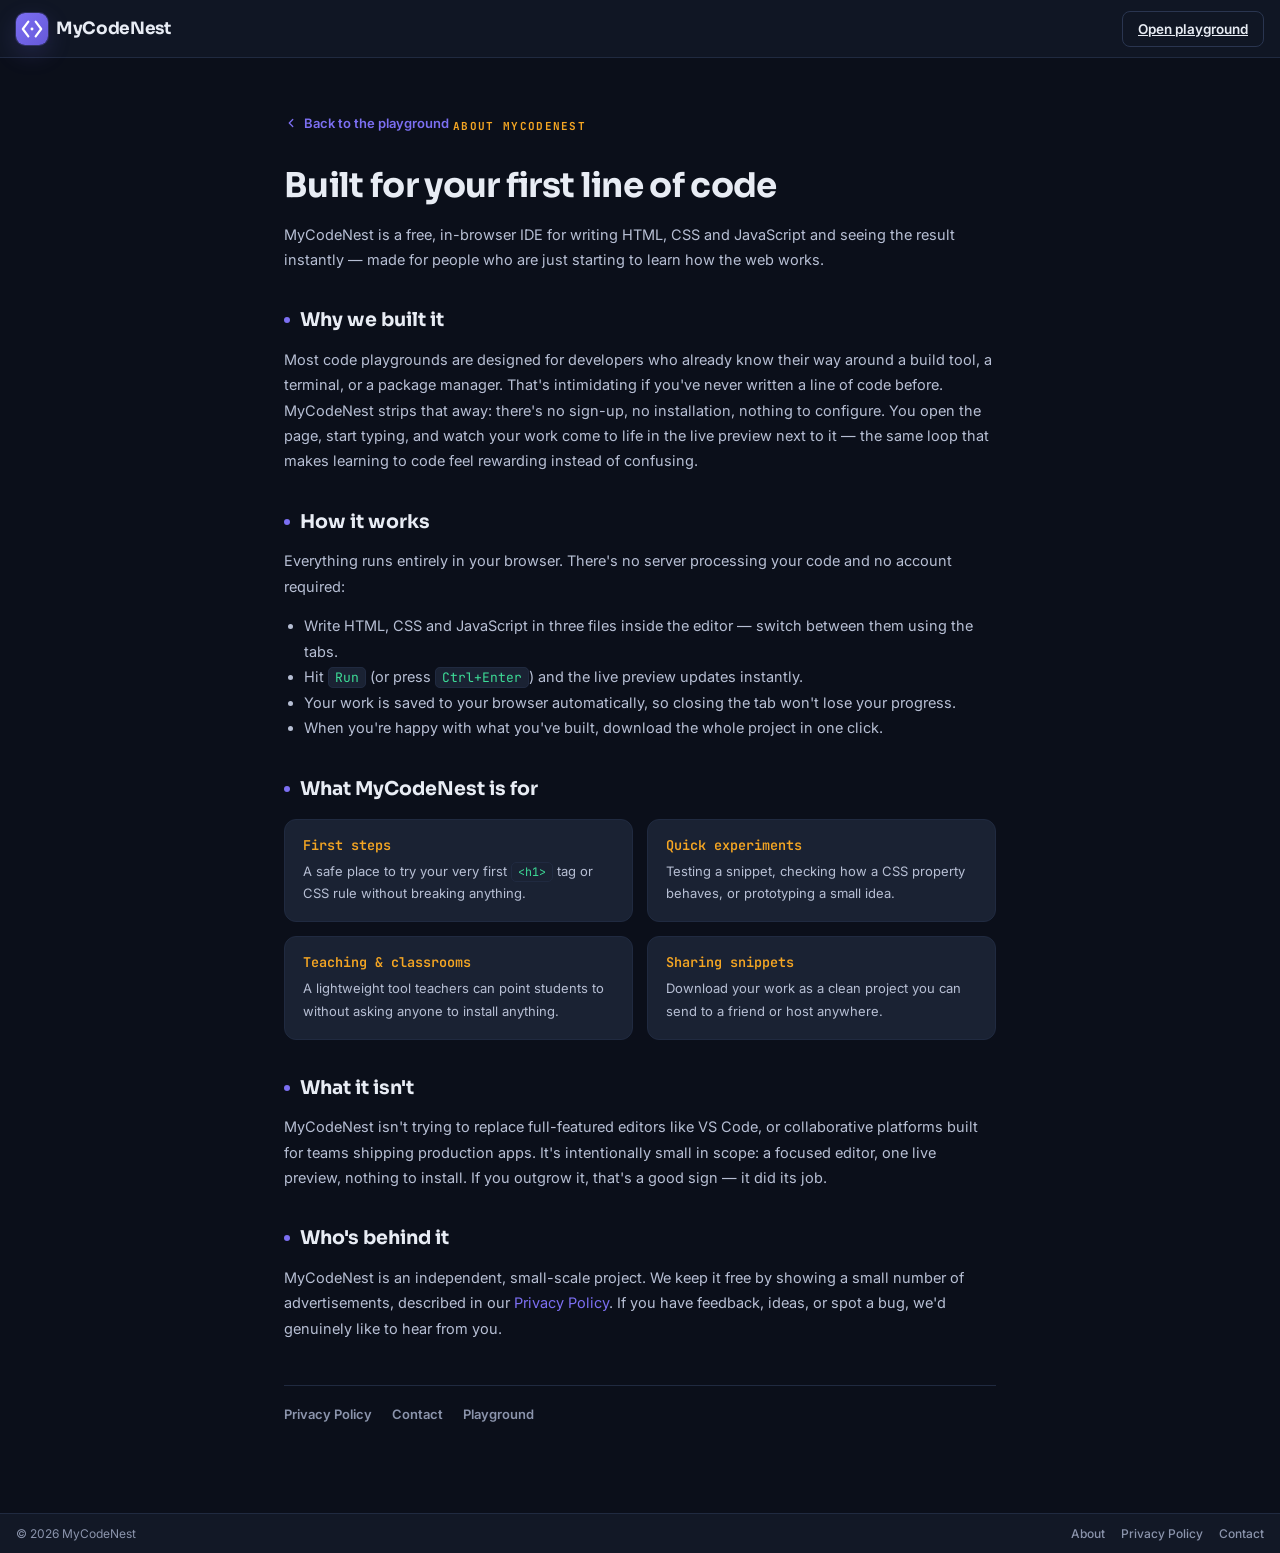
<file: about.html>
<!DOCTYPE html>
<html lang="en">
<head>
<meta charset="UTF-8">
<meta name="viewport" content="width=device-width, initial-scale=1.0">
<title>About — MyCodeNest</title>
<meta name="description" content="MyCodeNest is a beginner-friendly in-browser IDE for learning HTML, CSS and JavaScript. Learn what it is, how it works, and why we built it.">
<meta name="theme-color" content="#0B0F1A">
<link rel="canonical" href="https://example.com/about.html">

<link rel="preconnect" href="https://fonts.googleapis.com">
<link rel="preconnect" href="https://fonts.gstatic.com" crossorigin>
<link href="https://fonts.googleapis.com/css2?family=Sora:wght@500;600;700;800&family=Inter:wght@400;500;600;700&family=JetBrains+Mono:wght@400;500;600&display=swap" rel="stylesheet">

<link rel="stylesheet" href="style.css">
</head>
<body data-theme="dark">

<a class="skip-link" href="#main">Skip to content</a>

<header class="navbar" role="banner">
  <div class="navbar__left">
    <div class="brand">
      <span class="brand__mark" aria-hidden="true">
        <svg width="22" height="22" viewBox="0 0 24 24" fill="none"><path d="M8 4L2 12L8 20" stroke="currentColor" stroke-width="2.4" stroke-linecap="round" stroke-linejoin="round"/><path d="M16 4L22 12L16 20" stroke="currentColor" stroke-width="2.4" stroke-linecap="round" stroke-linejoin="round"/><circle cx="12" cy="12" r="1.6" fill="currentColor"/></svg>
      </span>
      <span class="brand__name">MyCodeNest</span>
    </div>
  </div>
  <div class="navbar__right">
    <a class="btn btn--ghost" href="index.html">Open playground</a>
  </div>
</header>

<main id="main" class="legal-page">
  <a class="legal-page__back" href="index.html">
    <svg width="14" height="14" viewBox="0 0 24 24" fill="none"><path d="M15 18l-6-6 6-6" stroke="currentColor" stroke-width="2.2" stroke-linecap="round" stroke-linejoin="round"/></svg>
    Back to the playground
  </a>

  <span class="legal-page__eyebrow">About MyCodeNest</span>
  <h1>Built for your first line of code</h1>
  <p class="legal-page__lede">MyCodeNest is a free, in-browser IDE for writing HTML, CSS and JavaScript and seeing the result instantly — made for people who are just starting to learn how the web works.</p>

  <h2>Why we built it</h2>
  <p>Most code playgrounds are designed for developers who already know their way around a build tool, a terminal, or a package manager. That's intimidating if you've never written a line of code before. MyCodeNest strips that away: there's no sign-up, no installation, nothing to configure. You open the page, start typing, and watch your work come to life in the live preview next to it — the same loop that makes learning to code feel rewarding instead of confusing.</p>

  <h2>How it works</h2>
  <p>Everything runs entirely in your browser. There's no server processing your code and no account required:</p>
  <ul>
    <li>Write HTML, CSS and JavaScript in three files inside the editor — switch between them using the tabs.</li>
    <li>Hit <code>Run</code> (or press <code>Ctrl+Enter</code>) and the live preview updates instantly.</li>
    <li>Your work is saved to your browser automatically, so closing the tab won't lose your progress.</li>
    <li>When you're happy with what you've built, download the whole project in one click.</li>
  </ul>

  <h2>What MyCodeNest is for</h2>
  <div class="value-grid">
    <div class="value-card">
      <h3>First steps</h3>
      <p>A safe place to try your very first <code>&lt;h1&gt;</code> tag or CSS rule without breaking anything.</p>
    </div>
    <div class="value-card">
      <h3>Quick experiments</h3>
      <p>Testing a snippet, checking how a CSS property behaves, or prototyping a small idea.</p>
    </div>
    <div class="value-card">
      <h3>Teaching &amp; classrooms</h3>
      <p>A lightweight tool teachers can point students to without asking anyone to install anything.</p>
    </div>
    <div class="value-card">
      <h3>Sharing snippets</h3>
      <p>Download your work as a clean project you can send to a friend or host anywhere.</p>
    </div>
  </div>

  <h2>What it isn't</h2>
  <p>MyCodeNest isn't trying to replace full-featured editors like VS Code, or collaborative platforms built for teams shipping production apps. It's intentionally small in scope: a focused editor, one live preview, nothing to install. If you outgrow it, that's a good sign — it did its job.</p>

  <h2>Who's behind it</h2>
  <p>MyCodeNest is an independent, small-scale project. We keep it free by showing a small number of advertisements, described in our <a href="privacy.html">Privacy Policy</a>. If you have feedback, ideas, or spot a bug, we'd genuinely like to hear from you.</p>

  <nav class="legal-page__nav" aria-label="Legal pages">
    <a href="privacy.html">Privacy Policy</a>
    <a href="contact.html">Contact</a>
    <a href="index.html">Playground</a>
  </nav>
</main>

<footer class="site-footer">
  <span>© 2026 MyCodeNest</span>
  <nav aria-label="Site pages">
    <a href="about.html">About</a>
    <a href="privacy.html">Privacy Policy</a>
    <a href="contact.html">Contact</a>
  </nav>
</footer>

</body>
</html>
</file>
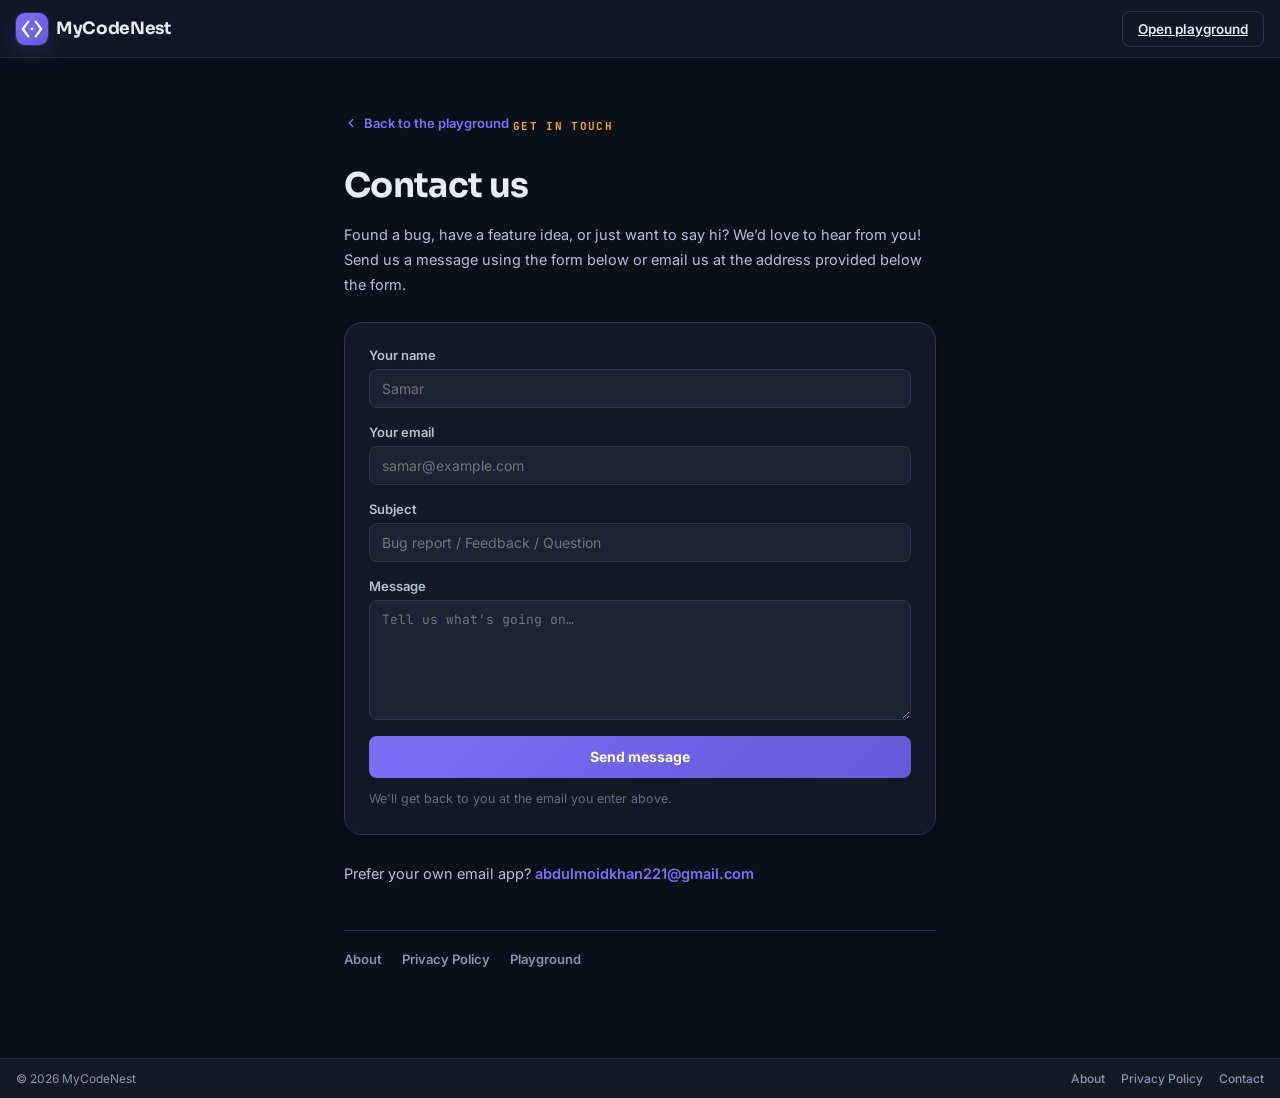
<file: contact.html>
<!DOCTYPE html>
<html lang="en">
<head>
<meta charset="UTF-8">
<meta name="viewport" content="width=device-width, initial-scale=1.0">
<title>Contact — MyCodeNest</title>
<meta name="description" content="Get in touch with the MyCodeNest team — feedback, bug reports and questions welcome.">
<meta name="theme-color" content="#0B0F1A">
<link rel="canonical" href="https://example.com/contact.html">

<link rel="preconnect" href="https://fonts.googleapis.com">
<link rel="preconnect" href="https://fonts.gstatic.com" crossorigin>
<link href="https://fonts.googleapis.com/css2?family=Sora:wght@500;600;700;800&family=Inter:wght@400;500;600;700&family=JetBrains+Mono:wght@400;500;600&display=swap" rel="stylesheet">

<link rel="stylesheet" href="style.css">
</head>
<body data-theme="dark">

<a class="skip-link" href="#main">Skip to content</a>

<header class="navbar" role="banner">
  <div class="navbar__left">
    <div class="brand">
      <span class="brand__mark" aria-hidden="true">
        <svg width="22" height="22" viewBox="0 0 24 24" fill="none"><path d="M8 4L2 12L8 20" stroke="currentColor" stroke-width="2.4" stroke-linecap="round" stroke-linejoin="round"/><path d="M16 4L22 12L16 20" stroke="currentColor" stroke-width="2.4" stroke-linecap="round" stroke-linejoin="round"/><circle cx="12" cy="12" r="1.6" fill="currentColor"/></svg>
      </span>
      <span class="brand__name">MyCodeNest</span>
    </div>
  </div>
  <div class="navbar__right">
    <a class="btn btn--ghost" href="index.html">Open playground</a>
  </div>
</header>

<main id="main" class="legal-page" style="max-width:640px;">
  <a class="legal-page__back" href="index.html">
    <svg width="14" height="14" viewBox="0 0 24 24" fill="none"><path d="M15 18l-6-6 6-6" stroke="currentColor" stroke-width="2.2" stroke-linecap="round" stroke-linejoin="round"/></svg>
    Back to the playground
  </a>

  <span class="legal-page__eyebrow">Get in touch</span>
  <h1>Contact us</h1>
  <p class="legal-page__lede" style="margin-bottom:0;">Found a bug, have a feature idea, or just want to say hi? We’d love to hear from you! Send us a message using the form below or email us at the address provided below the form.</p>

  <div class="contact-card">
    <form id="contactForm" action="https://formspree.io/f/mqpalbjy" method="POST">
      <div class="contact-field">
        <label for="fromName">Your name</label>
        <input type="text" id="fromName" name="name" placeholder="Samar" required>
      </div>
      <div class="contact-field">
        <label for="fromEmail">Your email</label>
        <input type="email" id="fromEmail" name="_replyto" placeholder="samar@example.com" required>
      </div>
      <div class="contact-field">
        <label for="subject">Subject</label>
        <input type="text" id="subject" name="_subject" placeholder="Bug report / Feedback / Question" required>
      </div>
      <div class="contact-field">
        <label for="message">Message</label>
        <textarea id="message" name="message" placeholder="Tell us what's going on…" required></textarea>
      </div>
      <button type="submit" class="contact-submit" id="contactSubmitBtn">Send message</button>
      <p id="contactFormNote" style="font-size:12.5px; color:var(--muted-2); margin:10px 0 0;">We'll get back to you at the email you enter above.</p>
    </form>
  </div>

  <p class="contact-alt">Prefer your own email app? <a href="mailto:abdulmoidkhan221@gmail.com">abdulmoidkhan221@gmail.com</a></p>

  <nav class="legal-page__nav" aria-label="Legal pages">
    <a href="about.html">About</a>
    <a href="privacy.html">Privacy Policy</a>
    <a href="index.html">Playground</a>
  </nav>
</main>

<footer class="site-footer">
  <span>© 2026 MyCodeNest</span>
  <nav aria-label="Site pages">
    <a href="about.html">About</a>
    <a href="privacy.html">Privacy Policy</a>
    <a href="contact.html">Contact</a>
  </nav>
</footer>

<script>
  // Submits the form to Formspree via fetch so the page doesn't navigate away,
  // and shows a clear success/error message either way.
  const form = document.getElementById('contactForm');
  const submitBtn = document.getElementById('contactSubmitBtn');
  const note = document.getElementById('contactFormNote');

  form.addEventListener('submit', async function (e) {
    e.preventDefault();

    submitBtn.disabled = true;
    submitBtn.textContent = 'Sending…';

    try {
      const response = await fetch(form.action, {
        method: 'POST',
        body: new FormData(form),
        headers: { Accept: 'application/json' },
      });

      if (response.ok) {
        form.reset();
        note.textContent = "✓ Message sent — we'll reply to your email soon.";
        note.style.color = 'var(--mint)';
        submitBtn.textContent = 'Sent ✓';
      } else {
        throw new Error('Formspree responded with an error');
      }
    } catch (err) {
      note.textContent = "Couldn't send automatically — please email hello@example.com directly.";
      note.style.color = 'var(--danger)';
      submitBtn.disabled = false;
      submitBtn.textContent = 'Send message';
      console.error('Contact form error:', err);
    }
  });
</script>

</body>
</html>
</file>
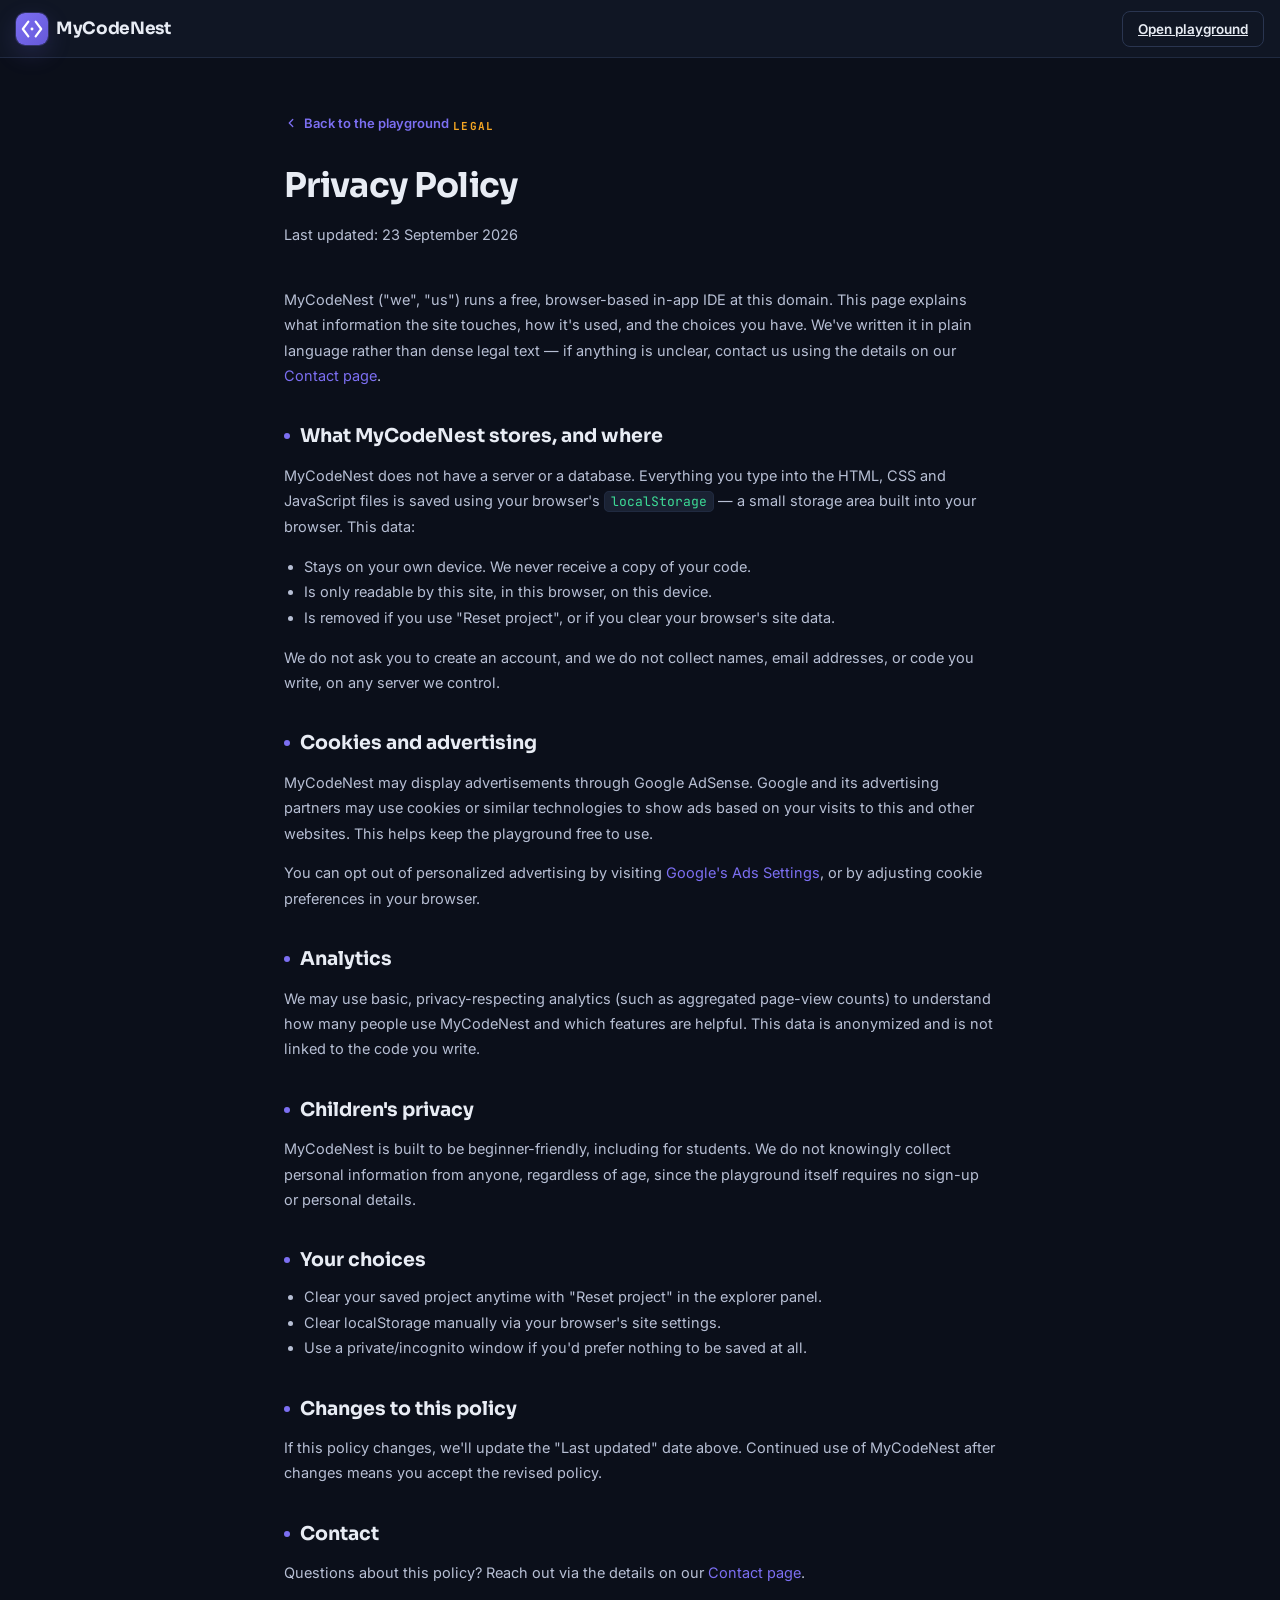
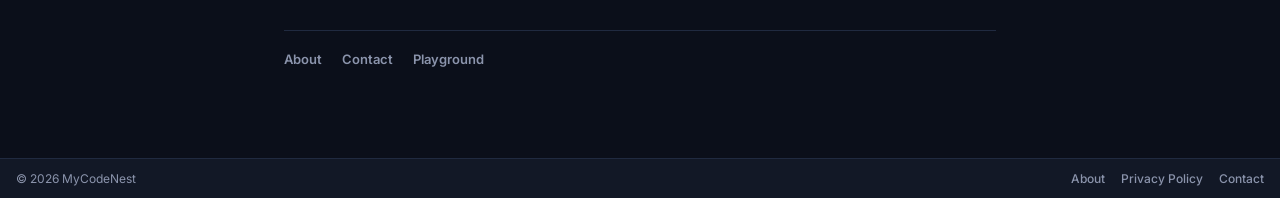
<file: privacy.html>
<!DOCTYPE html>
<html lang="en">
<head>
<meta charset="UTF-8">
<meta name="viewport" content="width=device-width, initial-scale=1.0">
<title>Privacy Policy — MyCodeNest</title>
<meta name="description" content="MyCodeNest's privacy policy: what data we collect, how local storage is used, and how advertising cookies work on this site.">
<meta name="theme-color" content="#0B0F1A">
<link rel="canonical" href="https://example.com/privacy.html">

<link rel="preconnect" href="https://fonts.googleapis.com">
<link rel="preconnect" href="https://fonts.gstatic.com" crossorigin>
<link href="https://fonts.googleapis.com/css2?family=Sora:wght@500;600;700;800&family=Inter:wght@400;500;600;700&family=JetBrains+Mono:wght@400;500;600&display=swap" rel="stylesheet">

<link rel="stylesheet" href="style.css">
</head>
<body data-theme="dark">

<a class="skip-link" href="#main">Skip to content</a>

<header class="navbar" role="banner">
  <div class="navbar__left">
    <div class="brand">
      <span class="brand__mark" aria-hidden="true">
        <svg width="22" height="22" viewBox="0 0 24 24" fill="none"><path d="M8 4L2 12L8 20" stroke="currentColor" stroke-width="2.4" stroke-linecap="round" stroke-linejoin="round"/><path d="M16 4L22 12L16 20" stroke="currentColor" stroke-width="2.4" stroke-linecap="round" stroke-linejoin="round"/><circle cx="12" cy="12" r="1.6" fill="currentColor"/></svg>
      </span>
      <span class="brand__name">MyCodeNest</span>
    </div>
  </div>
  <div class="navbar__right">
    <a class="btn btn--ghost" href="index.html">Open playground</a>
  </div>
</header>

<main id="main" class="legal-page">
  <a class="legal-page__back" href="index.html">
    <svg width="14" height="14" viewBox="0 0 24 24" fill="none"><path d="M15 18l-6-6 6-6" stroke="currentColor" stroke-width="2.2" stroke-linecap="round" stroke-linejoin="round"/></svg>
    Back to the playground
  </a>

  <span class="legal-page__eyebrow">Legal</span>
  <h1>Privacy Policy</h1>
  <p class="legal-page__updated">Last updated: 23 September 2026</p>

  <p>MyCodeNest ("we", "us") runs a free, browser-based in-app IDE at this domain. This page explains what information the site touches, how it's used, and the choices you have. We've written it in plain language rather than dense legal text — if anything is unclear, contact us using the details on our <a href="contact.html">Contact page</a>.</p>

  <h2>What MyCodeNest stores, and where</h2>
  <p>MyCodeNest does not have a server or a database. Everything you type into the HTML, CSS and JavaScript files is saved using your browser's <code>localStorage</code> — a small storage area built into your browser. This data:</p>
  <ul>
    <li>Stays on your own device. We never receive a copy of your code.</li>
    <li>Is only readable by this site, in this browser, on this device.</li>
    <li>Is removed if you use "Reset project", or if you clear your browser's site data.</li>
  </ul>
  <p>We do not ask you to create an account, and we do not collect names, email addresses, or code you write, on any server we control.</p>

  <h2>Cookies and advertising</h2>
  <p>MyCodeNest may display advertisements through Google AdSense. Google and its advertising partners may use cookies or similar technologies to show ads based on your visits to this and other websites. This helps keep the playground free to use.</p>
  <p>You can opt out of personalized advertising by visiting <a href="https://adssettings.google.com" target="_blank" rel="noopener noreferrer">Google's Ads Settings</a>, or by adjusting cookie preferences in your browser.</p>

  <h2>Analytics</h2>
  <p>We may use basic, privacy-respecting analytics (such as aggregated page-view counts) to understand how many people use MyCodeNest and which features are helpful. This data is anonymized and is not linked to the code you write.</p>

  <h2>Children's privacy</h2>
  <p>MyCodeNest is built to be beginner-friendly, including for students. We do not knowingly collect personal information from anyone, regardless of age, since the playground itself requires no sign-up or personal details.</p>

  <h2>Your choices</h2>
  <ul>
    <li>Clear your saved project anytime with "Reset project" in the explorer panel.</li>
    <li>Clear localStorage manually via your browser's site settings.</li>
    <li>Use a private/incognito window if you'd prefer nothing to be saved at all.</li>
  </ul>

  <h2>Changes to this policy</h2>
  <p>If this policy changes, we'll update the "Last updated" date above. Continued use of MyCodeNest after changes means you accept the revised policy.</p>

  <h2>Contact</h2>
  <p>Questions about this policy? Reach out via the details on our <a href="contact.html">Contact page</a>.</p>

  <nav class="legal-page__nav" aria-label="Legal pages">
    <a href="about.html">About</a>
    <a href="contact.html">Contact</a>
    <a href="index.html">Playground</a>
  </nav>
</main>

<footer class="site-footer">
  <span>© 2026 MyCodeNest</span>
  <nav aria-label="Site pages">
    <a href="about.html">About</a>
    <a href="privacy.html">Privacy Policy</a>
    <a href="contact.html">Contact</a>
  </nav>
</footer>

</body>
</html>
</file>
<file: style.css>
/* =========================================================================
   MyCodeNest — Design System
   Palette:  ink   #0B0F1A   surface  #121826   surface-2 #1A2233
             violet #7C6FF2  amber   #F5A623   mint(success) #3DDC97
             danger #FF6B6B  text    #E8ECF4   muted   #8B94AC
   Type: Display/UI = "Sora", Body = "Inter", Code = "JetBrains Mono"
   ========================================================================= */

* , *::before, *::after { box-sizing: border-box; }
html, body { height: 100%; }

:root{
  --ink:            #0B0F1A;
  --surface:        #121826;
  --surface-2:      #1A2233;
  --surface-3:      #212B40;
  --border:         #2A3550;
  --border-soft:    #202A40;

  --violet:         #7C6FF2;
  --violet-dim:     #6558D9;
  --amber:          #F5A623;
  --amber-dim:      #D8901A;
  --mint:           #3DDC97;
  --danger:         #FF6B6B;

  --text:           #E8ECF4;
  --text-dim:       #B7BFD4;
  --muted:          #8B94AC;
  --muted-2:        #626C87;

  --font-display:   'Sora', 'Inter', system-ui, sans-serif;
  --font-body:      'Inter', system-ui, -apple-system, sans-serif;
  --font-code:      'JetBrains Mono', 'SFMono-Regular', Consolas, monospace;

  --radius-sm:      8px;
  --radius-md:      12px;
  --radius-lg:      18px;

  --shadow-sm:      0 2px 8px rgba(4,7,15,0.35);
  --shadow-md:      0 10px 30px rgba(4,7,15,0.45);
  --shadow-glow:    0 0 0 1px rgba(124,111,242,0.25), 0 8px 24px rgba(124,111,242,0.18);

  --nav-h:          58px;
  --status-h:       32px;
  --banner-h:       90px;
  --sidebar-ad-w:   160px;

  --ease:           cubic-bezier(.22,1,.36,1);
  --t-fast:         160ms;
  --t-med:          280ms;

  --editor-font-size: 14px;
  --editor-tab-size:  4;
  --preview-width:    480px;

  color-scheme: dark;
}

body[data-theme="light"]{
  --ink:            #F3F4F8;
  --surface:        #FFFFFF;
  --surface-2:      #F5F6FA;
  --surface-3:      #EBEDF5;
  --border:         #DEE2ED;
  --border-soft:    #E6E9F2;

  --text:           #171B26;
  --text-dim:       #454C5F;
  --muted:          #6B7284;
  --muted-2:        #9099AC;

  --shadow-sm:      0 2px 8px rgba(30,34,60,0.08);
  --shadow-md:      0 12px 28px rgba(30,34,60,0.12);
  --shadow-glow:    0 0 0 1px rgba(124,111,242,0.18), 0 8px 20px rgba(124,111,242,0.12);
  color-scheme: light;
}

@media (prefers-reduced-motion: reduce){
  *, *::before, *::after{ animation-duration: 0.001ms !important; transition-duration: 0.001ms !important; }
}

body{
  margin: 0;
  background: var(--ink);
  color: var(--text);
  font-family: var(--font-body);
  min-height: 100vh;
  display: flex;
  flex-direction: column;
  overflow-x: hidden;
  transition: background var(--t-med) var(--ease), color var(--t-med) var(--ease);
}

.skip-link{
  position: absolute; left: -999px; top: 0; z-index: 999;
  background: var(--violet); color: #fff; padding: 10px 16px; border-radius: 0 0 8px 0;
}
.skip-link:focus{ left: 0; }

:focus-visible{
  outline: 2px solid var(--violet);
  outline-offset: 2px;
  border-radius: 4px;
}

/* ============================== NAVBAR ============================== */
.navbar{
  height: var(--nav-h);
  min-height: var(--nav-h);
  display: flex;
  align-items: center;
  justify-content: space-between;
  gap: 12px;
  padding: 0 16px;
  background: color-mix(in srgb, var(--surface) 88%, transparent);
  backdrop-filter: blur(14px) saturate(140%);
  -webkit-backdrop-filter: blur(14px) saturate(140%);
  border-bottom: 1px solid var(--border-soft);
  position: sticky;
  top: 0;
  z-index: 60;
}
.navbar__left, .navbar__right{ display: flex; align-items: center; gap: 8px; min-width: 0; }

.brand{ display: flex; align-items: center; gap: 8px; padding-right: 4px; }
.brand__mark{
  display: flex; align-items: center; justify-content: center;
  width: 32px; height: 32px; border-radius: 9px;
  background: linear-gradient(135deg, var(--violet), var(--violet-dim));
  color: #fff;
  box-shadow: var(--shadow-glow);
}
.brand__name{
  font-family: var(--font-display);
  font-weight: 700;
  font-size: 17px;
  letter-spacing: -0.02em;
  white-space: nowrap;
}

.project-name-wrap{
  display: flex; align-items: center; gap: 6px;
  padding: 6px 10px 6px 12px;
  margin-left: 4px;
  border-radius: var(--radius-sm);
  border: 1px solid transparent;
  transition: border-color var(--t-fast) var(--ease), background var(--t-fast) var(--ease);
  min-width: 0;
}
.project-name-wrap:hover, .project-name-wrap:focus-within{
  border-color: var(--border);
  background: var(--surface-2);
}
.project-name-input{
  background: transparent; border: none; color: var(--muted);
  font-family: var(--font-body); font-size: 13.5px; font-weight: 500;
  width: 130px; min-width: 0;
}
.project-name-input:focus{ color: var(--text); outline: none; }
.project-name-icon{ color: var(--muted-2); flex-shrink: 0; }

.divider-v{ width: 1px; height: 22px; background: var(--border); margin: 0 2px; }

.icon-btn{
  display: inline-flex; align-items: center; justify-content: center;
  width: 36px; height: 36px;
  border-radius: var(--radius-sm);
  background: transparent; border: 1px solid transparent;
  color: var(--muted); cursor: pointer;
  transition: all var(--t-fast) var(--ease);
}
.icon-btn:hover{ background: var(--surface-2); color: var(--text); border-color: var(--border-soft); }
.icon-btn--sm{ width: 28px; height: 28px; }
.icon-btn[aria-pressed="true"]{ color: var(--violet); background: color-mix(in srgb, var(--violet) 14%, transparent); }

.btn{
  display: inline-flex; align-items: center; gap: 7px;
  height: 36px; padding: 0 15px;
  border-radius: var(--radius-sm);
  border: 1px solid var(--border);
  background: var(--surface-2);
  color: var(--text);
  font-family: var(--font-body); font-weight: 600; font-size: 13.5px;
  cursor: pointer;
  transition: all var(--t-fast) var(--ease);
  white-space: nowrap;
}
.btn:hover{ background: var(--surface-3); transform: translateY(-1px); box-shadow: var(--shadow-sm); }
.btn:active{ transform: translateY(0); }

.btn--run{
  background: linear-gradient(135deg, var(--amber), var(--amber-dim));
  border-color: transparent; color: #1A1300;
  box-shadow: 0 4px 16px rgba(245,166,35,0.28);
  position: relative;
}
.btn--run:hover{ box-shadow: 0 6px 20px rgba(245,166,35,0.4); transform: translateY(-1px); }
.btn--run::after{
  content: ''; position: absolute; inset: -3px; border-radius: inherit;
  border: 1px solid rgba(245,166,35,0.4);
  opacity: 0; transition: opacity var(--t-fast) var(--ease);
}
.btn--run:focus-visible::after{ opacity: 1; }

.btn--ghost{ background: transparent; }
.btn--ghost[aria-pressed="true"]{
  background: color-mix(in srgb, var(--violet) 16%, transparent);
  border-color: var(--violet); color: var(--violet);
}
.btn--primary{
  background: linear-gradient(135deg, var(--violet), var(--violet-dim));
  border-color: transparent; color: #fff;
}

.icon-sun, .icon-moon{ display: block; }
body[data-theme="light"] .icon-sun{ display: block; }
body[data-theme="light"] .icon-moon{ display: none; }
body[data-theme="dark"] .icon-sun{ display: none; }
body[data-theme="dark"] .icon-moon{ display: block; }

.drawer-toggle{ display: none; }

/* ==============================================================
   AD SLOTS
   Currently EMPTY reserved containers — no visible placeholder
   text/pattern, since ads aren't live yet. Each keeps a fixed
   size via --banner-h / --sidebar-ad-w so that dropping an
   AdSense <ins> tag inside #adTop or #adSidebar later causes no
   layout shift. To remove a slot entirely once you decide against
   it, delete both the div in index.html AND its rule below —
   don't just hide one side, or you'll keep paying for the space
   as blank margin.
   ============================================================== */
.ad-slot{
  flex-shrink: 0;
  overflow: hidden;
}

.ad-slot--top{
  height: var(--banner-h);
  width: 100%;
}

.ad-slot--sidebar{
  width: var(--sidebar-ad-w);
  border-left: 1px solid var(--border-soft);
}

/* ============================== WORKSPACE ============================== */
.workspace{
  flex: 1;
  display: flex;
  min-height: 0;
  position: relative;
}
.drawer-backdrop{
  display: none;
  position: fixed; inset: 0; z-index: 45;
  background: rgba(4,7,15,0.55);
  backdrop-filter: blur(2px);
}

/* ------- Explorer ------- */
.explorer{
  width: 232px; flex-shrink: 0;
  background: var(--surface);
  border-right: 1px solid var(--border-soft);
  display: flex; flex-direction: column;
  transition: transform var(--t-med) var(--ease), width var(--t-med) var(--ease);
}
.explorer.collapsed{ width: 0; border-right: none; overflow: hidden; }

.explorer__header{
  display: flex; align-items: center; justify-content: space-between;
  padding: 14px 14px 10px;
  font-size: 11px; font-weight: 700; letter-spacing: 0.1em; text-transform: uppercase;
  color: var(--muted-2);
}
.explorer__header .icon-btn{ display: none; }

.explorer__tree{ flex: 1; padding: 0 8px; overflow-y: auto; }
.tree-folder{
  display: flex; align-items: center; gap: 7px;
  padding: 7px 8px; margin-bottom: 2px;
  font-size: 13px; font-weight: 600; color: var(--text-dim);
}
.tree-folder svg{ color: var(--amber); flex-shrink: 0; }

.tree-files{ list-style: none; margin: 0; padding: 0 0 0 14px; border-left: 1px solid var(--border-soft); margin-left: 10px; }
.tree-file{
  display: flex; align-items: center; gap: 9px;
  width: 100%; text-align: left;
  padding: 7px 10px; margin: 1px 0;
  border-radius: var(--radius-sm);
  background: transparent; border: none;
  color: var(--muted); font-family: var(--font-code); font-size: 12.5px;
  cursor: pointer;
  transition: all var(--t-fast) var(--ease);
}
.tree-file:hover{ background: var(--surface-2); color: var(--text-dim); }
.tree-file.active{ background: color-mix(in srgb, var(--violet) 14%, transparent); color: var(--text); font-weight: 600; }

.tree-file__dot{ width: 8px; height: 8px; border-radius: 50%; flex-shrink: 0; }
.tree-file__dot--html{ background: var(--amber); }
.tree-file__dot--css{ background: var(--violet); }
.tree-file__dot--js{ background: var(--mint); }

.explorer__footer{ padding: 10px; border-top: 1px solid var(--border-soft); }
.text-btn{
  display: flex; align-items: center; gap: 7px; width: 100%;
  background: transparent; border: none; color: var(--muted);
  font-size: 12.5px; font-weight: 600; padding: 8px 10px; border-radius: var(--radius-sm);
  cursor: pointer; transition: all var(--t-fast) var(--ease);
}
.text-btn:hover{ background: var(--surface-2); color: var(--danger); }

/* ------- Editor Panel ------- */
.editor-panel{
  flex: 1; min-width: 0;
  display: flex; flex-direction: column;
  background: var(--surface);
}

.tabs{
  display: flex; align-items: flex-end; gap: 0;
  padding: 10px 10px 0;
  background: var(--ink);
  border-bottom: 1px solid var(--border-soft);
  overflow-x: auto;
}
.tab{
  display: flex; align-items: center; gap: 8px;
  padding: 9px 16px;
  background: var(--surface-2);
  border: 1px solid var(--border-soft);
  border-bottom: none;
  border-radius: 10px 10px 0 0;
  color: var(--muted);
  font-family: var(--font-code); font-size: 12.5px;
  cursor: pointer; white-space: nowrap;
  position: relative; top: 1px;
  transition: all var(--t-fast) var(--ease);
}
.tab:hover{ color: var(--text-dim); }
.tab.active{
  background: var(--surface);
  color: var(--text);
  font-weight: 600;
  border-color: var(--border-soft);
}
.tab.active::after{
  content: ''; position: absolute; left: 10px; right: 10px; bottom: -1px; height: 2px;
  background: linear-gradient(90deg, var(--violet), var(--amber));
  border-radius: 2px;
}

.editor-surface{
  flex: 1; min-height: 0; display: flex; position: relative;
  background: var(--surface);
}

.gutter{
  width: 52px; flex-shrink: 0;
  padding: 14px 0;
  text-align: right;
  font-family: var(--font-code);
  font-size: var(--editor-font-size);
  line-height: 1.65;
  color: var(--muted-2);
  background: var(--surface);
  border-right: 1px solid var(--border-soft);
  user-select: none;
  overflow: hidden;
}
.gutter div{ padding-right: 14px; }

.code-area{ position: relative; flex: 1; min-width: 0; overflow: hidden; }

.highlight-layer, .code-input{
  margin: 0; padding: 14px 20px;
  font-family: var(--font-code);
  font-size: var(--editor-font-size);
  line-height: 1.65;
  tab-size: var(--editor-tab-size);
  white-space: pre;
  width: 100%; height: 100%;
  position: absolute; inset: 0;
  overflow: auto;
}

.highlight-layer{
  color: var(--text-dim);
  pointer-events: none;
  z-index: 1;
}
.highlight-layer code{ font-family: inherit; }

.code-input{
  background: transparent;
  color: transparent;
  caret-color: var(--text);
  border: none; resize: none;
  z-index: 2;
  white-space: pre;
}
.code-input.wrap-on, .highlight-layer.wrap-on{ white-space: pre-wrap; word-break: break-word; }

.active-line{
  position: absolute; left: 0; right: 0; height: calc(var(--editor-font-size) * 1.65);
  background: color-mix(in srgb, var(--violet) 7%, transparent);
  pointer-events: none; z-index: 0;
  transform: translateY(14px);
}

/* Syntax token colors */
.tok-tag{ color: #F5A623; }
.tok-attr{ color: #7CD6F2; }
.tok-string{ color: #3DDC97; }
.tok-comment{ color: var(--muted-2); font-style: italic; }
.tok-selector{ color: #F5A623; }
.tok-property{ color: #7CD6F2; }
.tok-value{ color: #3DDC97; }
.tok-keyword{ color: #C792EA; }
.tok-func{ color: #82AAFF; }
.tok-number{ color: #F78C6C; }
.tok-punct{ color: var(--muted); }

/* Custom scrollbars */
.explorer__tree::-webkit-scrollbar,
.highlight-layer::-webkit-scrollbar,
.code-input::-webkit-scrollbar,
.modal__body::-webkit-scrollbar{ width: 10px; height: 10px; }
.explorer__tree::-webkit-scrollbar-track,
.highlight-layer::-webkit-scrollbar-track,
.code-input::-webkit-scrollbar-track{ background: transparent; }
.explorer__tree::-webkit-scrollbar-thumb,
.highlight-layer::-webkit-scrollbar-thumb,
.code-input::-webkit-scrollbar-thumb,
.modal__body::-webkit-scrollbar-thumb{
  background: var(--border); border-radius: 8px; border: 2px solid transparent; background-clip: padding-box;
}
.explorer__tree::-webkit-scrollbar-thumb:hover,
.highlight-layer::-webkit-scrollbar-thumb:hover,
.code-input::-webkit-scrollbar-thumb:hover{ background: var(--muted-2); background-clip: padding-box; }

/* ------- Resizer ------- */
.resizer{
  width: 6px; flex-shrink: 0; cursor: col-resize;
  background: transparent; position: relative; display: none;
  z-index: 10;
}
.resizer::after{
  content: ''; position: absolute; top: 0; bottom: 0; left: 2px; width: 2px;
  background: var(--border); transition: background var(--t-fast) var(--ease);
}
.resizer:hover::after, .resizer:focus-visible::after{ background: var(--violet); }
.workspace.preview-open .resizer{ display: block; }

/* While actively dragging the resizer, the preview iframe must not
   intercept mouse events — otherwise mousemove stops reaching the
   parent document the instant the cursor crosses over the iframe,
   making the drag feel like it "freezes" then jumps. */
.workspace.resizing .preview-panel__frame-wrap{ pointer-events: none; }

/* ------- Preview Panel ------- */
.preview-panel{
  width: 0; flex-shrink: 0; overflow: hidden;
  display: flex; flex-direction: column;
  background: var(--ink);
  border-left: 1px solid var(--border-soft);
  transition: width var(--t-med) var(--ease);
}
.workspace.preview-open .preview-panel{ width: var(--preview-width); }

.preview-panel__header{
  display: flex; align-items: center; gap: 10px;
  padding: 10px 14px;
  border-bottom: 1px solid var(--border-soft);
  flex-shrink: 0;
}
.preview-panel__dots{ display: flex; gap: 5px; }
.preview-panel__dots span{ width: 9px; height: 9px; border-radius: 50%; background: var(--border); }
.preview-panel__dots span:nth-child(1){ background: #FF6B6B; }
.preview-panel__dots span:nth-child(2){ background: #F5A623; }
.preview-panel__dots span:nth-child(3){ background: #3DDC97; }
.preview-panel__title{ font-size: 12px; font-weight: 600; color: var(--muted); flex: 1; }
.preview-panel__actions{ display: flex; gap: 4px; }

.preview-panel__frame-wrap{ flex: 1; min-height: 0; background: #fff; }
#previewFrame{ width: 100%; height: 100%; border: none; display: block; }

.preview-console{
  flex-shrink: 0;
  height: 130px;
  display: flex;
  flex-direction: column;
  border-top: 1px solid var(--border-soft);
  background: var(--surface);
}
.preview-console__header{
  display: flex; align-items: center; justify-content: space-between;
  padding: 6px 12px;
  font-size: 10.5px; font-weight: 700; text-transform: uppercase; letter-spacing: 0.09em;
  color: var(--muted-2);
  border-bottom: 1px solid var(--border-soft);
  flex-shrink: 0;
}
.preview-console__body{
  flex: 1; overflow-y: auto;
  padding: 6px 12px;
  font-family: var(--font-code);
  font-size: 12px;
  line-height: 1.55;
}
.preview-console__line{
  white-space: pre-wrap; word-break: break-word;
  padding: 3px 0;
  border-bottom: 1px dashed var(--border-soft);
  color: var(--text-dim);
}
.preview-console__line:last-child{ border-bottom: none; }
.preview-console__line--warn{ color: var(--amber); }
.preview-console__line--error{ color: var(--danger); }
.preview-console__line--info{ color: var(--violet); }
.preview-console__empty{ color: var(--muted-2); font-style: italic; }

/* ============================== MOBILE PREVIEW MODAL ============================== */
.mobile-preview-modal{
  display: none;
  position: fixed; inset: 0; z-index: 200;
  background: var(--ink);
  flex-direction: column;
}
.mobile-preview-modal.open{ display: flex; }
.mobile-preview-modal__header{
  display: flex; align-items: center; justify-content: space-between;
  padding: 14px 16px; border-bottom: 1px solid var(--border-soft);
  font-weight: 700; font-family: var(--font-display);
}
#mobilePreviewFrame{ flex: 1; border: none; width: 100%; background: #fff; }

/* ============================== STATUS BAR ============================== */
.status-bar{
  height: var(--status-h); flex-shrink: 0;
  display: flex; align-items: center; justify-content: space-between;
  padding: 0 16px;
  background: var(--surface);
  border-top: 1px solid var(--border-soft);
  font-size: 11.5px; color: var(--muted);
}
.status-bar__left, .status-bar__right{ display: flex; align-items: center; gap: 10px; }
.status-sep{ color: var(--border); }
.status-chip{ display: inline-flex; align-items: center; gap: 5px; font-weight: 600; }
.status-chip--saved{ color: var(--mint); }
.status-chip--saved svg{ animation: none; }

/* ============================== MODAL ============================== */
.modal-backdrop{
  display: none;
  position: fixed; inset: 0; z-index: 100;
  align-items: center; justify-content: center;
  background: rgba(4,7,15,0.6);
  backdrop-filter: blur(4px);
  padding: 16px;
}
.modal-backdrop.open{ display: flex; animation: fadeIn var(--t-fast) var(--ease); }

.modal{
  width: 100%; max-width: 440px;
  background: var(--surface);
  border: 1px solid var(--border);
  border-radius: var(--radius-lg);
  box-shadow: var(--shadow-md);
  animation: modalIn var(--t-med) var(--ease);
  max-height: 86vh;
  display: flex; flex-direction: column;
}
@keyframes modalIn{ from{ opacity: 0; transform: translateY(10px) scale(0.98);} to{ opacity: 1; transform: translateY(0) scale(1);} }
@keyframes fadeIn{ from{ opacity: 0; } to{ opacity: 1; } }

.modal__header{
  display: flex; align-items: center; justify-content: space-between;
  padding: 18px 20px; border-bottom: 1px solid var(--border-soft);
}
.modal__header h2{ margin: 0; font-family: var(--font-display); font-size: 17px; }
.modal__body{ padding: 18px 20px; display: flex; flex-direction: column; gap: 18px; overflow-y: auto; }
.modal__footer{
  display: flex; justify-content: flex-end; gap: 10px;
  padding: 16px 20px; border-top: 1px solid var(--border-soft);
}

.setting-row{ display: flex; align-items: center; justify-content: space-between; gap: 16px; }
.setting-row label{ font-size: 13.5px; font-weight: 600; color: var(--text-dim); flex-shrink: 0; }
.setting-control{ display: flex; align-items: center; gap: 10px; flex: 1; max-width: 220px; }
.setting-value{ font-family: var(--font-code); font-size: 12px; color: var(--muted); width: 68px; text-align: right; flex-shrink: 0; }

input[type="range"]{
  -webkit-appearance: none; appearance: none;
  width: 100%; height: 4px; border-radius: 2px;
  background: var(--border-soft); outline: none;
}
input[type="range"]::-webkit-slider-thumb{
  -webkit-appearance: none; width: 16px; height: 16px; border-radius: 50%;
  background: var(--violet); cursor: pointer; border: 2px solid var(--surface);
  box-shadow: 0 0 0 1px var(--violet);
}

.select-control{
  background: var(--surface-2); color: var(--text); border: 1px solid var(--border);
  border-radius: var(--radius-sm); padding: 7px 10px; font-size: 13px; font-family: var(--font-body);
  cursor: pointer;
}

.switch{ position: relative; display: inline-block; width: 40px; height: 22px; }
.switch input{ opacity: 0; width: 0; height: 0; }
.switch__track{
  position: absolute; inset: 0; background: var(--border); border-radius: 999px;
  transition: background var(--t-fast) var(--ease); cursor: pointer;
}
.switch__thumb{
  position: absolute; top: 2px; left: 2px; width: 18px; height: 18px; border-radius: 50%;
  background: #fff; transition: transform var(--t-fast) var(--ease); box-shadow: var(--shadow-sm);
}
.switch input:checked + .switch__track{ background: var(--violet); }
.switch input:checked + .switch__track .switch__thumb{ transform: translateX(18px); }

/* ============================== TOAST ============================== */
.toast{
  position: fixed; bottom: calc(var(--status-h) + 18px); left: 50%;
  transform: translateX(-50%) translateY(20px);
  background: var(--surface-3); color: var(--text);
  border: 1px solid var(--border);
  padding: 11px 18px; border-radius: var(--radius-md);
  font-size: 13px; font-weight: 600;
  box-shadow: var(--shadow-md);
  opacity: 0; pointer-events: none;
  transition: all var(--t-med) var(--ease);
  z-index: 300;
  display: flex; align-items: center; gap: 8px;
}
.toast.show{ opacity: 1; transform: translateX(-50%) translateY(0); }

/* ============================== RESPONSIVE ============================== */
@media (max-width: 1180px){
  .ad-slot--sidebar{ display: none; }
}

@media (max-width: 900px){
  :root{ --nav-h: 54px; }
  .drawer-toggle{ display: inline-flex; }
  .brand__name{ display: none; }
  .project-name-input{ width: 90px; }
  .btn-label-full{ display: none; }
  .btn--ghost#previewToggleBtn, .btn--ghost#formatBtn{ padding: 0 12px; }

  .ad-slot--top{ height: 50px; }

  .explorer{
    position: fixed; top: var(--nav-h); bottom: 0; left: 0; z-index: 50;
    width: 260px;
    transform: translateX(-100%);
    box-shadow: var(--shadow-md);
  }
  .explorer.mobile-open{ transform: translateX(0); }
  .explorer.mobile-open ~ .drawer-backdrop{ display: block; }
  .explorer__header .icon-btn{ display: inline-flex; }

  .resizer, .preview-panel{ display: none !important; }
  .status-bar__right span:nth-child(1),
  .status-bar__right .status-sep:nth-child(2){ display: none; }
}

@media (max-width: 560px){
  .gutter{ width: 38px; }
  .highlight-layer, .code-input{ padding: 12px 14px; }
  .status-bar{ font-size: 10.5px; }
  .modal{ max-width: 92vw; }
}

/* Preview width setting sync var used above via inline style set from JS */

/* ============================== SITE FOOTER (legal pages) ============================== */
/* Add this block to the bottom of your existing style.css.
   It reuses your existing design tokens, so it will always match
   whatever theme (dark/light) and accent colors your app already uses. */
.site-footer{
  display: flex;
  align-items: center;
  justify-content: space-between;
  gap: 12px;
  flex-wrap: wrap;
  padding: 12px 16px;
  background: var(--surface);
  border-top: 1px solid var(--border-soft);
  font-size: 12px;
  color: var(--muted);
}
.site-footer nav{ display: flex; gap: 16px; }
.site-footer a{ color: var(--muted); text-decoration: none; font-weight: 500; }
.site-footer a:hover{ color: var(--violet); text-decoration: underline; }

/* ============================== LEGAL / CONTENT PAGES ============================== */
/* Shared layout for about.html, privacy.html and contact.html.
   Kept separate from the app's editor CSS above so nothing collides. */
.legal-page{
  max-width: 760px;
  margin: 0 auto;
  padding: 56px 24px 90px;
  flex: 1;
  width: 100%;
}
.legal-page__back{
  display: inline-flex;
  align-items: center;
  gap: 6px;
  font-size: 13px;
  font-weight: 600;
  color: var(--muted);
  text-decoration: none;
  margin-bottom: 32px;
  transition: color var(--t-fast) var(--ease);
}
.legal-page__back:hover{ color: var(--violet); }

.legal-page__eyebrow{
  display: inline-flex;
  align-items: center;
  gap: 6px;
  font-family: var(--font-code);
  font-size: 11px;
  letter-spacing: 0.12em;
  text-transform: uppercase;
  color: var(--amber);
  font-weight: 700;
  margin-bottom: 12px;
}
.legal-page h1{
  font-family: var(--font-display);
  font-weight: 700;
  font-size: 34px;
  letter-spacing: -0.02em;
  margin: 0 0 8px;
}
.legal-page__updated{
  font-size: 13px;
  color: var(--muted-2);
  margin-bottom: 40px;
}
.legal-page__lede{
  font-size: 17px;
  color: var(--text-dim);
  line-height: 1.65;
  margin-bottom: 8px;
}
.legal-page h2{
  font-family: var(--font-display);
  font-size: 19px;
  font-weight: 700;
  margin: 36px 0 12px;
  display: flex;
  align-items: center;
  gap: 10px;
}
.legal-page h2::before{
  content: '';
  width: 6px; height: 6px; border-radius: 50%;
  background: var(--violet);
  flex-shrink: 0;
}
.legal-page p, .legal-page li{
  color: var(--text-dim);
  line-height: 1.75;
  font-size: 14.5px;
}
.legal-page ul{ padding-left: 20px; margin: 8px 0; }
.legal-page a{ color: var(--violet); text-decoration: none; border-bottom: 1px solid transparent; }
.legal-page a:hover{ border-bottom-color: var(--violet); }
.legal-page code{
  font-family: var(--font-code);
  font-size: 0.9em;
  background: var(--surface-2);
  border: 1px solid var(--border-soft);
  border-radius: 5px;
  padding: 1px 6px;
  color: var(--mint);
}

.value-grid{
  display: grid;
  grid-template-columns: 1fr 1fr;
  gap: 14px;
  margin: 18px 0 8px;
}
.value-card{
  background: var(--surface-2);
  border: 1px solid var(--border-soft);
  border-radius: var(--radius-md);
  padding: 16px 18px;
  transition: border-color var(--t-fast) var(--ease), transform var(--t-fast) var(--ease);
}
.value-card:hover{ border-color: var(--violet); transform: translateY(-2px); }
.value-card h3{
  font-family: var(--font-code);
  font-size: 13.5px;
  font-weight: 600;
  color: var(--amber);
  margin: 0 0 6px;
}
.value-card p{ font-size: 13px; margin: 0; }

.legal-page__nav{
  display: flex;
  gap: 20px;
  margin-top: 44px;
  padding-top: 20px;
  border-top: 1px solid var(--border-soft);
  font-size: 13px;
  font-weight: 600;
}
.legal-page__nav a{ color: var(--muted); }
.legal-page__nav a:hover{ color: var(--violet); }

/* ---- Contact form ---- */
.contact-card{
  background: var(--surface);
  border: 1px solid var(--border);
  border-radius: var(--radius-lg);
  padding: 24px;
  margin-top: 24px;
  box-shadow: var(--shadow-sm);
}
.contact-field{ display: flex; flex-direction: column; gap: 6px; margin-bottom: 16px; }
.contact-field label{ font-size: 13px; font-weight: 600; color: var(--text-dim); }
.contact-field input, .contact-field textarea{
  background: var(--surface-2);
  border: 1px solid var(--border);
  border-radius: var(--radius-sm);
  padding: 10px 12px;
  font-size: 14px;
  color: var(--text);
  font-family: var(--font-body);
}
.contact-field input:focus, .contact-field textarea:focus{ outline: none; border-color: var(--violet); }
.contact-field textarea{ resize: vertical; min-height: 120px; font-family: var(--font-code); font-size: 13px; }
.contact-submit{
  width: 100%;
  height: 42px;
  border-radius: var(--radius-sm);
  border: none;
  background: linear-gradient(135deg, var(--violet), var(--violet-dim));
  color: #fff;
  font-family: var(--font-body);
  font-weight: 700;
  font-size: 14px;
  cursor: pointer;
  transition: transform var(--t-fast) var(--ease), box-shadow var(--t-fast) var(--ease);
}
.contact-submit:hover{ transform: translateY(-1px); box-shadow: var(--shadow-glow); }
.contact-alt{ margin-top: 26px; font-size: 13.5px; color: var(--muted); }
.contact-alt a{ color: var(--violet); font-weight: 600; text-decoration: none; }
.contact-alt a:hover{ text-decoration: underline; }

@media (max-width: 560px){
  .value-grid{ grid-template-columns: 1fr; }
  .legal-page{ padding: 40px 18px 70px; }
  .legal-page h1{ font-size: 27px; }
}
</file>
